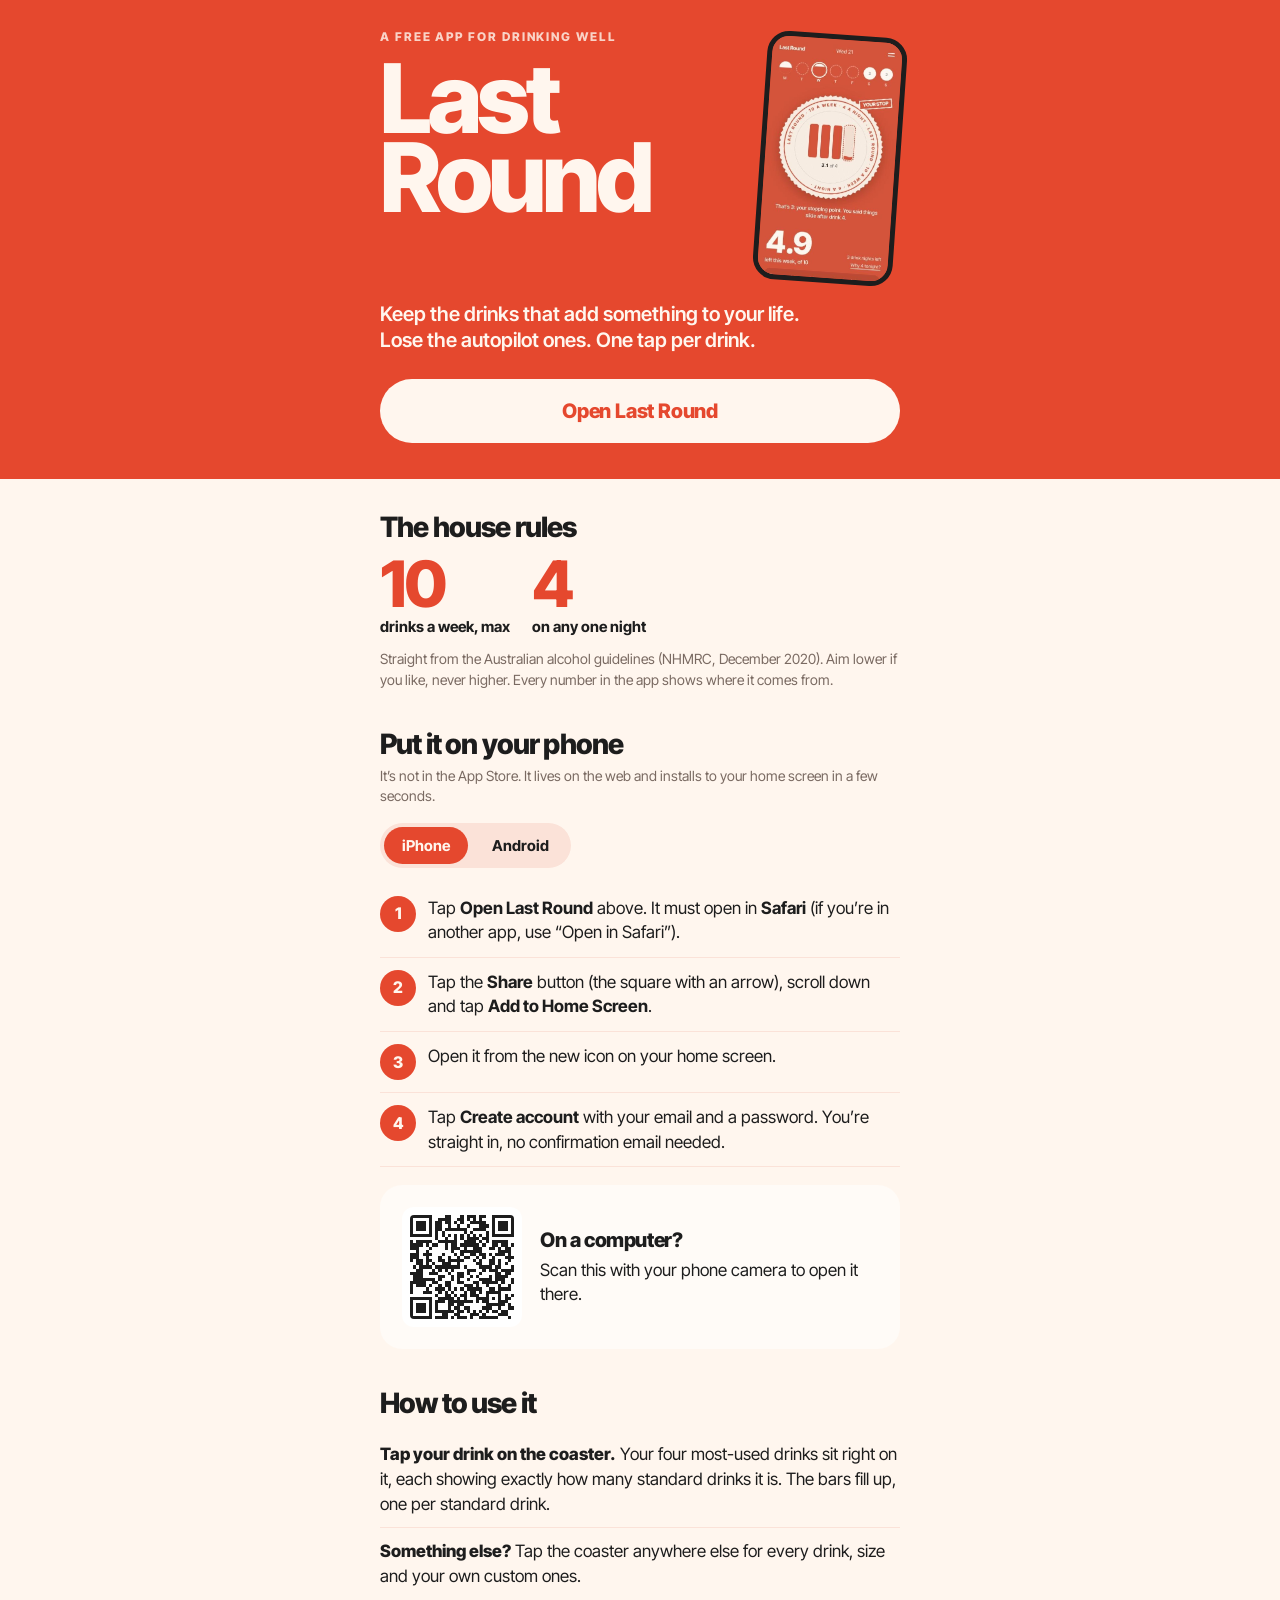
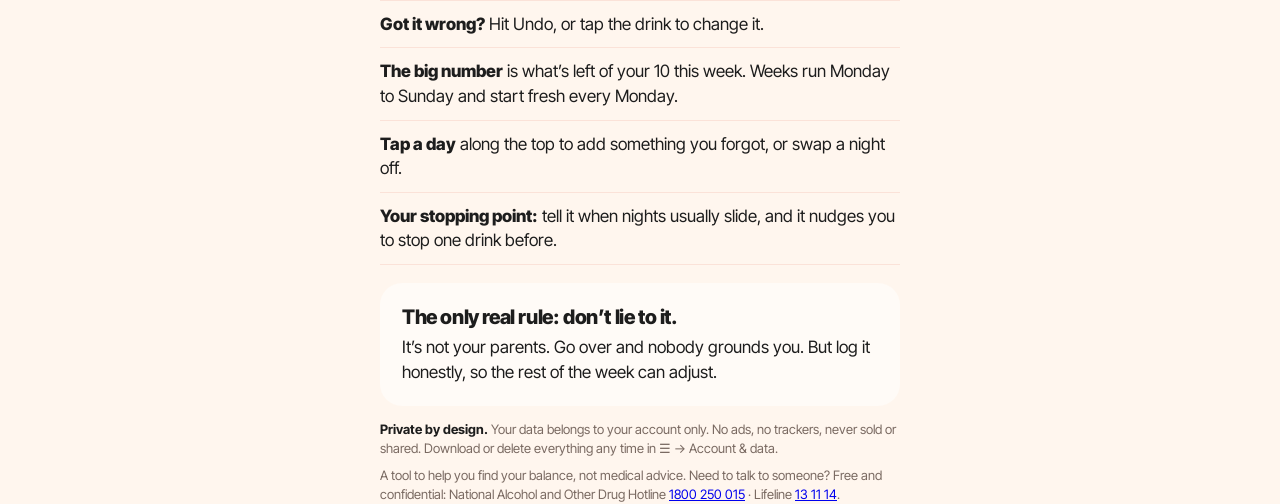
<file: welcome/index.html>
<!doctype html>
<html lang="en">
  <head>
    <meta charset="UTF-8" />
    <meta name="viewport" content="width=device-width, initial-scale=1.0, viewport-fit=cover" />
    <meta name="theme-color" content="#E5482E" />
    <title>Last Round: drink well</title>
    <meta name="description" content="A free, one-tap app for drinking well. 10 a week, 4 max a night, based on the Australian guidelines." />
    <meta property="og:title" content="Last Round" />
    <meta property="og:description" content="Keep the drinks that add something. Lose the autopilot ones. One tap per drink." />
    <meta property="og:image" content="https://sammorganbrown-byte.github.io/last-round/icon-512.png" />
    <link rel="icon" href="../favicon.svg" />
    <link rel="apple-touch-icon" href="../apple-touch-icon.png" />
    <link rel="preconnect" href="https://fonts.googleapis.com" />
    <link rel="preconnect" href="https://fonts.gstatic.com" crossorigin />
    <link href="https://fonts.googleapis.com/css2?family=Inter+Tight:wght@400;500;600;700;800&display=swap" rel="stylesheet" />
    <style>
      :root {
        --label: #e5482e;
        --cream: #fff6ee;
        --card: #fffbf7;
        --ink: #1d1d1d;
        --muted: #7a6a62;
        --soft: #fbe2d8;
      }
      * { box-sizing: border-box; margin: 0; padding: 0; }
      html { -webkit-text-size-adjust: 100%; }
      body { font-family: 'Inter Tight', system-ui, -apple-system, sans-serif; background: var(--cream); color: var(--ink); -webkit-font-smoothing: antialiased; }
      .wrap { max-width: 560px; margin: 0 auto; padding: 0 20px; }
      header { background: var(--label); color: var(--cream); padding: calc(env(safe-area-inset-top) + 28px) 0 36px; }
      .kicker { font-size: 12px; font-weight: 800; letter-spacing: 0.16em; text-transform: uppercase; opacity: 0.8; }
      h1 { font-size: clamp(64px, 20vw, 96px); font-weight: 800; letter-spacing: -0.045em; line-height: 0.82; margin-top: 14px; }
      .tag { font-size: 20px; font-weight: 600; line-height: 1.3; margin-top: 18px; max-width: 420px; }
      .hero { display: grid; grid-template-columns: 1fr auto; gap: 14px; align-items: start; }
      .phone { width: clamp(96px, 28vw, 140px); border: 5px solid #1d1d1d; border-radius: 22px; overflow: hidden; transform: rotate(4deg); margin-top: 6px; }
      .phone img { display: block; width: 100%; }
      .open { display: block; margin-top: 26px; background: var(--cream); color: var(--label); text-align: center; text-decoration: none; font-size: 20px; font-weight: 800; letter-spacing: -0.01em; padding: 20px; border-radius: 999px; transition: transform 150ms; }
      .open:active { transform: scale(0.97); }
      .already { display: none; margin-top: 14px; font-size: 15px; font-weight: 600; }
      section { padding: 34px 0 6px; }
      h2 { font-size: 28px; font-weight: 800; letter-spacing: -0.03em; line-height: 1; }
      p, li { font-size: 17px; line-height: 1.45; }
      .rules { display: flex; gap: 22px; align-items: flex-end; margin-top: 16px; }
      .big { font-size: 64px; font-weight: 800; letter-spacing: -0.05em; line-height: 0.85; color: var(--label); }
      .rules p:not(.big) { font-weight: 700; font-size: 15px; margin-top: 4px; }
      .note { color: var(--muted); font-size: 14px; line-height: 1.45; margin-top: 12px; }
      .tabs { display: flex; gap: 6px; margin-top: 16px; background: var(--soft); padding: 4px; border-radius: 999px; width: fit-content; }
      .tabs button { border: 0; background: transparent; font: inherit; font-size: 15px; font-weight: 700; padding: 9px 18px; border-radius: 999px; color: var(--ink); cursor: pointer; }
      .tabs button[aria-selected='true'] { background: var(--label); color: var(--cream); }
      ol.steps { list-style: none; counter-reset: s; margin-top: 16px; }
      ol.steps li { counter-increment: s; display: grid; grid-template-columns: 36px 1fr; gap: 12px; align-items: start; padding: 12px 0; border-bottom: 1px solid var(--soft); }
      ol.steps li::before { content: counter(s); width: 36px; height: 36px; border-radius: 50%; background: var(--label); color: var(--cream); font-weight: 800; display: flex; align-items: center; justify-content: center; font-size: 16px; }
      .panel[hidden] { display: none; }
      ul.how { list-style: none; margin-top: 14px; }
      ul.how li { padding: 11px 0; border-bottom: 1px solid var(--soft); }
      ul.how b { font-weight: 800; }
      .card { background: var(--card); border-radius: 22px; padding: 22px; margin-top: 18px; }
      .card h3 { font-size: 20px; font-weight: 800; letter-spacing: -0.02em; }
      .card p { margin-top: 6px; }
      .qr { display: none; align-items: center; gap: 18px; }
      .qr img { width: 120px; height: 120px; background: #fff; padding: 8px; border-radius: 12px; }
      footer { padding: 34px 0 calc(env(safe-area-inset-bottom) + 40px); color: var(--muted); font-size: 13px; line-height: 1.5; }
      footer p { font-size: 13px; margin-top: 8px; }
      @media (min-width: 720px) { .qr { display: flex; } }
      @media (prefers-reduced-motion: reduce) { .open { transition: none; } }
    </style>
  </head>
  <body>
    <header>
      <div class="wrap">
        <div class="hero">
          <div>
            <p class="kicker">A free app for drinking well</p>
            <h1>Last<br />Round</h1>
          </div>
          <div class="phone"><img src="home.jpg" alt="The Last Round home screen: a coaster showing tonight's drinks and how many are left this week" /></div>
        </div>
        <p class="tag">Keep the drinks that add something to your life. Lose the autopilot ones. One tap per drink.</p>
        <a class="open" id="open" href="../">Open Last Round</a>
        <p class="already" id="already">You’ve already got it. Open it from your home screen.</p>
      </div>
    </header>

    <main class="wrap">
      <section>
        <h2>The house rules</h2>
        <div class="rules">
          <div><p class="big">10</p><p>drinks a week, max</p></div>
          <div><p class="big">4</p><p>on any one night</p></div>
        </div>
        <p class="note">Straight from the Australian alcohol guidelines (NHMRC, December 2020). Aim lower if you like, never higher. Every number in the app shows where it comes from.</p>
      </section>

      <section>
        <h2>Put it on your phone</h2>
        <p class="note" style="margin-top:8px">It’s not in the App Store. It lives on the web and installs to your home screen in a few seconds.</p>
        <div class="tabs" role="tablist">
          <button role="tab" id="t-ios" aria-selected="true" aria-controls="p-ios">iPhone</button>
          <button role="tab" id="t-android" aria-selected="false" aria-controls="p-android">Android</button>
        </div>
        <div class="panel" id="p-ios" role="tabpanel" aria-labelledby="t-ios">
          <ol class="steps">
            <li><span>Tap <b>Open Last Round</b> above. It must open in <b>Safari</b> (if you’re in another app, use “Open in Safari”).</span></li>
            <li><span>Tap the <b>Share</b> button (the square with an arrow), scroll down and tap <b>Add to Home Screen</b>.</span></li>
            <li><span>Open it from the new icon on your home screen.</span></li>
            <li><span>Tap <b>Create account</b> with your email and a password. You’re straight in, no confirmation email needed.</span></li>
          </ol>
        </div>
        <div class="panel" id="p-android" role="tabpanel" aria-labelledby="t-android" hidden>
          <ol class="steps">
            <li><span>Tap <b>Open Last Round</b> above, in <b>Chrome</b>.</span></li>
            <li><span>Tap <b>⋮</b> (top right), then <b>Add to Home screen</b> or <b>Install app</b>.</span></li>
            <li><span>Open it from the new icon.</span></li>
            <li><span>Tap <b>Create account</b> with your email and a password. You’re straight in, no confirmation email needed.</span></li>
          </ol>
        </div>
        <div class="card qr">
          <img src="qr.svg" alt="QR code linking to the Last Round app" />
          <div>
            <h3>On a computer?</h3>
            <p>Scan this with your phone camera to open it there.</p>
          </div>
        </div>
      </section>

      <section>
        <h2>How to use it</h2>
        <ul class="how">
          <li><b>Tap your drink on the coaster.</b> Your four most-used drinks sit right on it, each showing exactly how many standard drinks it is. The bars fill up, one per standard drink.</li>
          <li><b>Something else?</b> Tap the coaster anywhere else for every drink, size and your own custom ones.</li>
          <li><b>Got it wrong?</b> Hit Undo, or tap the drink to change it.</li>
          <li><b>The big number</b> is what’s left of your 10 this week. Weeks run Monday to Sunday and start fresh every Monday.</li>
          <li><b>Tap a day</b> along the top to add something you forgot, or swap a night off.</li>
          <li><b>Your stopping point:</b> tell it when nights usually slide, and it nudges you to stop one drink before.</li>
        </ul>
        <div class="card">
          <h3>The only real rule: don’t lie to it.</h3>
          <p>It’s not your parents. Go over and nobody grounds you. But log it honestly, so the rest of the week can adjust.</p>
        </div>
      </section>
    </main>

    <footer class="wrap">
      <p><b style="color:var(--ink)">Private by design.</b> Your data belongs to your account only. No ads, no trackers, never sold or shared. Download or delete everything any time in ☰ → Account &amp; data.</p>
      <p>A tool to help you find your balance, not medical advice. Need to talk to someone? Free and confidential: National Alcohol and Other Drug Hotline <a href="tel:1800250015">1800 250 015</a> · Lifeline <a href="tel:131114">13 11 14</a>.</p>
    </footer>

    <script>
      // Show the right install steps for this phone.
      const tabs = { ios: [document.getElementById('t-ios'), document.getElementById('p-ios')], android: [document.getElementById('t-android'), document.getElementById('p-android')] }
      function show(which) {
        for (const [k, [tab, panel]] of Object.entries(tabs)) {
          tab.setAttribute('aria-selected', String(k === which))
          panel.hidden = k !== which
        }
      }
      tabs.ios[0].onclick = () => show('ios')
      tabs.android[0].onclick = () => show('android')
      if (/android/i.test(navigator.userAgent)) show('android')
      // Already installed and opened from the home screen.
      if (window.matchMedia('(display-mode: standalone)').matches || navigator.standalone) {
        document.getElementById('already').style.display = 'block'
      }
    </script>
  </body>
</html>
</file>
